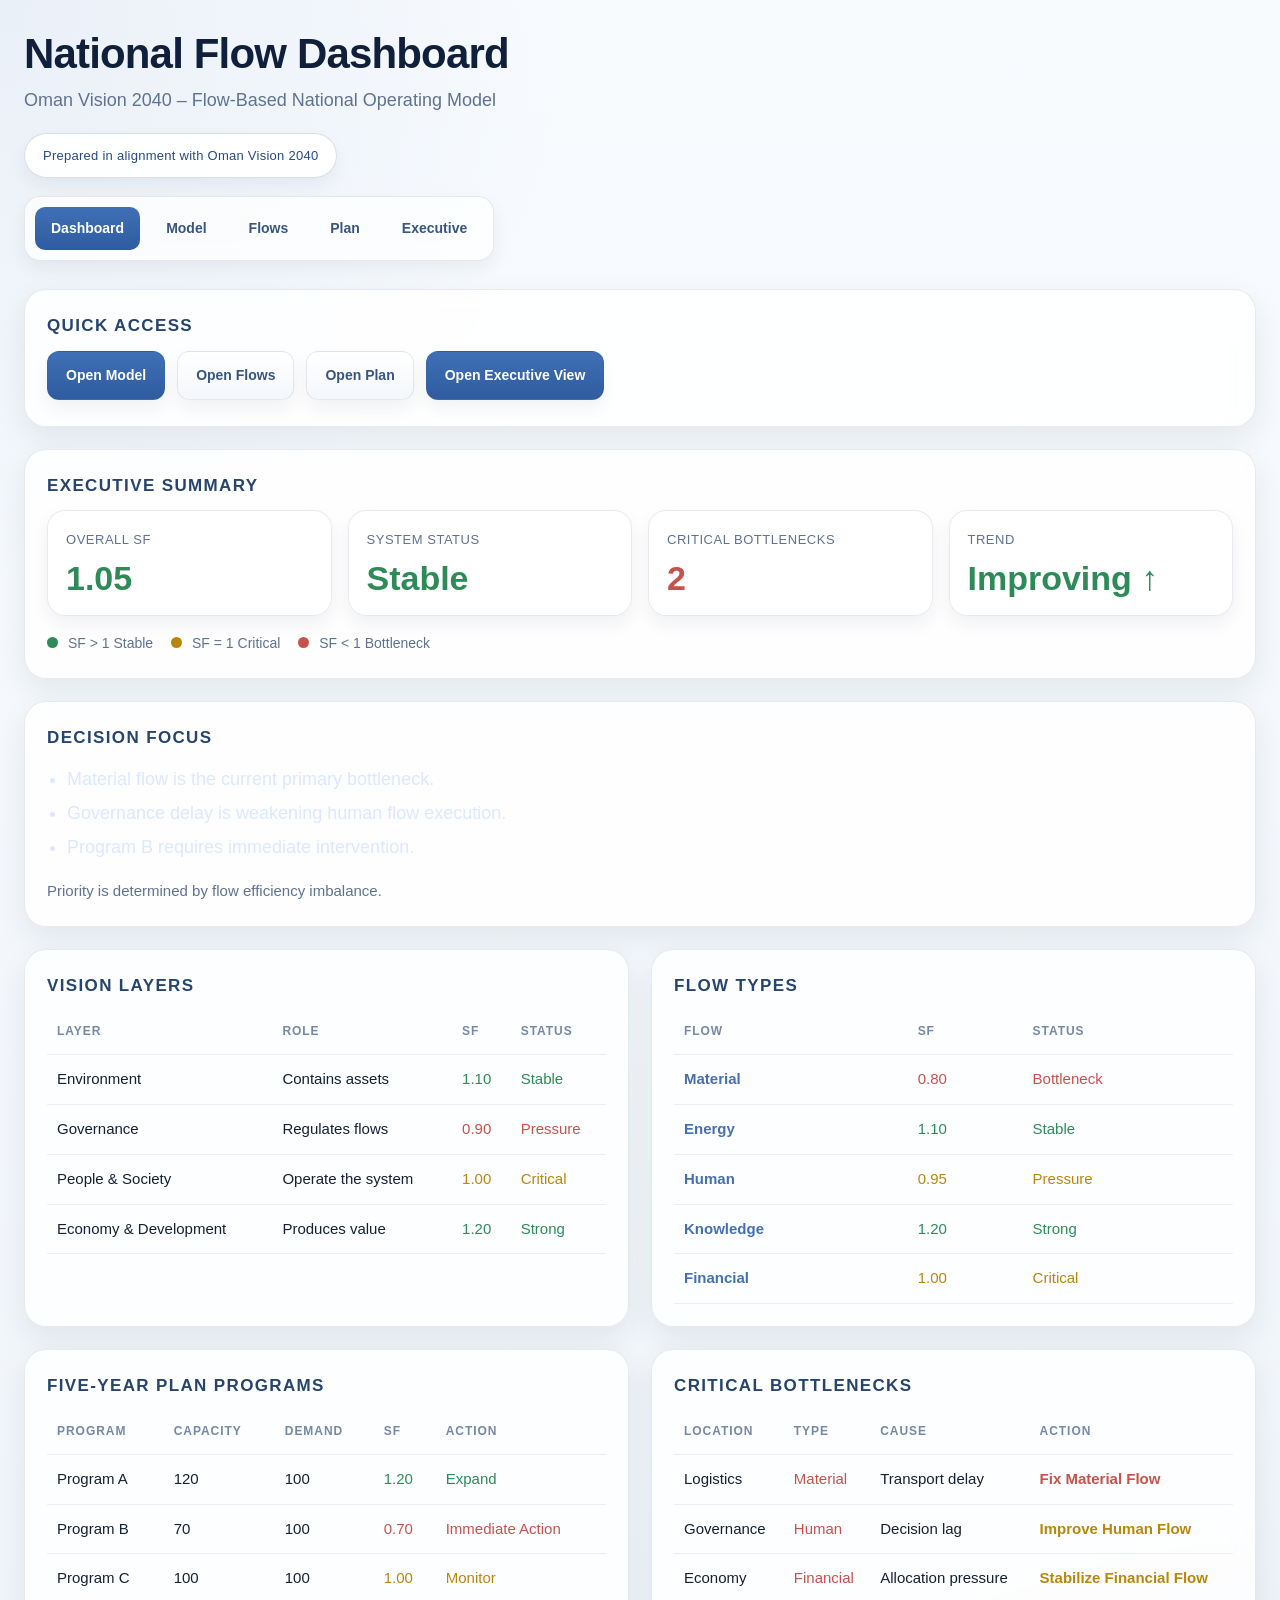
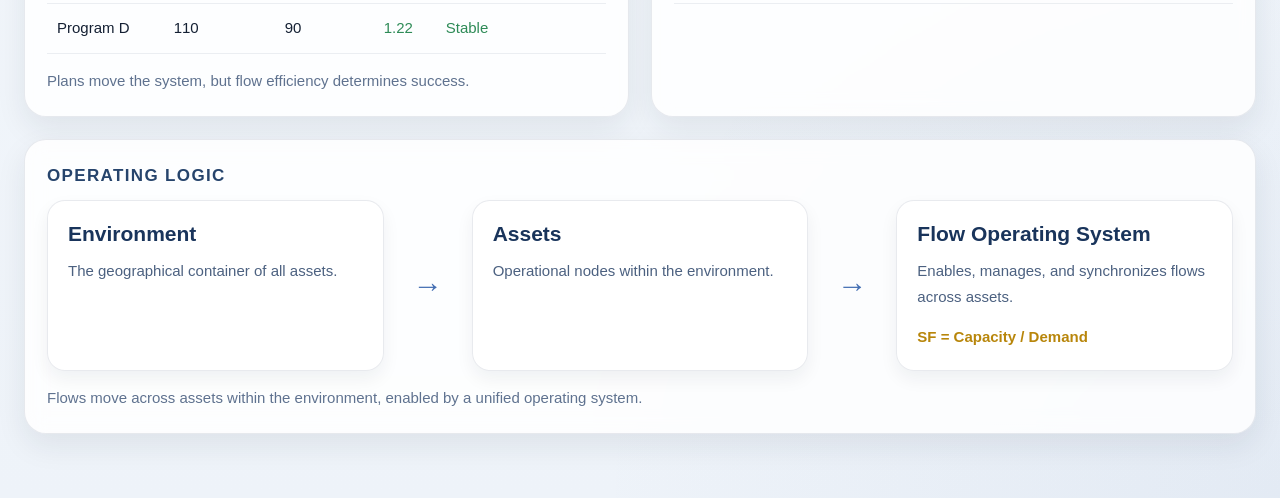
<file: index.html>
<!DOCTYPE html>
<html lang="en">
<head>
  <meta charset="UTF-8" />
  <meta name="viewport" content="width=device-width, initial-scale=1.0" />
  <title>National Flow Dashboard</title>
  <link rel="stylesheet" href="assets/css/style.css" />
</head>
<body>
  <div class="container">
    <header class="header">
      <div>
        <h1 class="title">National Flow Dashboard</h1>
        <p class="subtitle">Oman Vision 2040 – Flow-Based National Operating Model</p>
      </div>
      <div class="badge">Prepared in alignment with Oman Vision 2040</div>

      <nav class="navbar">
        <a href="index.html" class="nav-link active">Dashboard</a>
        <a href="model.html" class="nav-link">Model</a>
        <a href="flows.html" class="nav-link">Flows</a>
        <a href="plan.html" class="nav-link">Plan</a>
        <a href="executive.html" class="nav-link">Executive</a>
      </nav>
    </header>

    <section class="panel">
      <h2>Quick Access</h2>
      <div class="action-buttons">
        <a href="model.html" class="action-btn">Open Model</a>
        <a href="flows.html" class="action-btn secondary">Open Flows</a>
        <a href="plan.html" class="action-btn secondary">Open Plan</a>
        <a href="executive.html" class="action-btn">Open Executive View</a>
      </div>
    </section>

    <section class="panel">
      <h2>Executive Summary</h2>
      <div class="metrics-grid">
        <div class="metric-card">
          <span class="metric-label">Overall SF</span>
          <span class="metric-value green">1.05</span>
        </div>
        <div class="metric-card">
          <span class="metric-label">System Status</span>
          <span class="metric-value green">Stable</span>
        </div>
        <div class="metric-card">
          <span class="metric-label">Critical Bottlenecks</span>
          <span class="metric-value red">2</span>
        </div>
        <div class="metric-card">
          <span class="metric-label">Trend</span>
          <span class="metric-value green">Improving ↑</span>
        </div>
      </div>
      <div class="legend">
        <span><i class="dot green-bg"></i> SF &gt; 1 Stable</span>
        <span><i class="dot yellow-bg"></i> SF = 1 Critical</span>
        <span><i class="dot red-bg"></i> SF &lt; 1 Bottleneck</span>
      </div>
    </section>

    <section class="panel">
      <h2>Decision Focus</h2>
      <ul style="line-height:1.9; color:#dce8ff; font-size:18px; margin:0; padding-left:20px;">
        <li>Material flow is the current primary bottleneck.</li>
        <li>Governance delay is weakening human flow execution.</li>
        <li>Program B requires immediate intervention.</li>
      </ul>
      <p class="panel-note">Priority is determined by flow efficiency imbalance.</p>
    </section>

    <div class="two-col">
      <section class="panel">
        <h2>Vision Layers</h2>
        <table>
          <thead>
            <tr>
              <th>Layer</th>
              <th>Role</th>
              <th>SF</th>
              <th>Status</th>
            </tr>
          </thead>
          <tbody>
            <tr>
              <td>Environment</td>
              <td>Contains assets</td>
              <td class="green">1.10</td>
              <td class="green">Stable</td>
            </tr>
            <tr>
              <td>Governance</td>
              <td>Regulates flows</td>
              <td class="red">0.90</td>
              <td class="red">Pressure</td>
            </tr>
            <tr>
              <td>People &amp; Society</td>
              <td>Operate the system</td>
              <td class="yellow">1.00</td>
              <td class="yellow">Critical</td>
            </tr>
            <tr>
              <td>Economy &amp; Development</td>
              <td>Produces value</td>
              <td class="green">1.20</td>
              <td class="green">Strong</td>
            </tr>
          </tbody>
        </table>
      </section>

      <section class="panel">
        <h2>Flow Types</h2>
        <table>
          <thead>
            <tr>
              <th>Flow</th>
              <th>SF</th>
              <th>Status</th>
            </tr>
          </thead>
          <tbody>
            <tr>
              <td><a href="flows.html#material" class="flow-link">Material</a></td>
              <td class="red">0.80</td>
              <td class="red">Bottleneck</td>
            </tr>
            <tr>
              <td><a href="flows.html#energy" class="flow-link">Energy</a></td>
              <td class="green">1.10</td>
              <td class="green">Stable</td>
            </tr>
            <tr>
              <td><a href="flows.html#human" class="flow-link">Human</a></td>
              <td class="yellow">0.95</td>
              <td class="yellow">Pressure</td>
            </tr>
            <tr>
              <td><a href="flows.html#knowledge" class="flow-link">Knowledge</a></td>
              <td class="green">1.20</td>
              <td class="green">Strong</td>
            </tr>
            <tr>
              <td><a href="flows.html#financial" class="flow-link">Financial</a></td>
              <td class="yellow">1.00</td>
              <td class="yellow">Critical</td>
            </tr>
          </tbody>
        </table>
      </section>
    </div>

    <div class="two-col">
      <section class="panel">
        <h2>Five-Year Plan Programs</h2>
        <table>
          <thead>
            <tr>
              <th>Program</th>
              <th>Capacity</th>
              <th>Demand</th>
              <th>SF</th>
              <th>Action</th>
            </tr>
          </thead>
          <tbody>
            <tr>
              <td>Program A</td>
              <td>120</td>
              <td>100</td>
              <td class="green">1.20</td>
              <td class="green">Expand</td>
            </tr>
            <tr>
              <td>Program B</td>
              <td>70</td>
              <td>100</td>
              <td class="red">0.70</td>
              <td class="red">Immediate Action</td>
            </tr>
            <tr>
              <td>Program C</td>
              <td>100</td>
              <td>100</td>
              <td class="yellow">1.00</td>
              <td class="yellow">Monitor</td>
            </tr>
            <tr>
              <td>Program D</td>
              <td>110</td>
              <td>90</td>
              <td class="green">1.22</td>
              <td class="green">Stable</td>
            </tr>
          </tbody>
        </table>
        <p class="panel-note">Plans move the system, but flow efficiency determines success.</p>
      </section>

      <section class="panel">
        <h2>Critical Bottlenecks</h2>
        <table>
          <thead>
            <tr>
              <th>Location</th>
              <th>Type</th>
              <th>Cause</th>
              <th>Action</th>
            </tr>
          </thead>
          <tbody>
            <tr>
              <td>Logistics</td>
              <td class="red">Material</td>
              <td>Transport delay</td>
              <td><a href="flows.html#material" class="action-link red">Fix Material Flow</a></td>
            </tr>
            <tr>
              <td>Governance</td>
              <td class="red">Human</td>
              <td>Decision lag</td>
              <td><a href="flows.html#human" class="action-link yellow">Improve Human Flow</a></td>
            </tr>
            <tr>
              <td>Economy</td>
              <td class="red">Financial</td>
              <td>Allocation pressure</td>
              <td><a href="flows.html#financial" class="action-link yellow">Stabilize Financial Flow</a></td>
            </tr>
          </tbody>
        </table>
      </section>
    </div>

    <section class="panel">
      <h2>Operating Logic</h2>
      <div class="logic-grid">
        <div class="logic-card">
          <h3>Environment</h3>
          <p>The geographical container of all assets.</p>
        </div>
        <div class="logic-arrow">→</div>
        <div class="logic-card">
          <h3>Assets</h3>
          <p>Operational nodes within the environment.</p>
        </div>
        <div class="logic-arrow">→</div>
        <div class="logic-card">
          <h3>Flow Operating System</h3>
          <p>Enables, manages, and synchronizes flows across assets.</p>
          <p class="sf-note">SF = Capacity / Demand</p>
        </div>
      </div>
      <p class="panel-note">Flows move across assets within the environment, enabled by a unified operating system.</p>
    </section>
  </div>
</body>
</html>
</file>
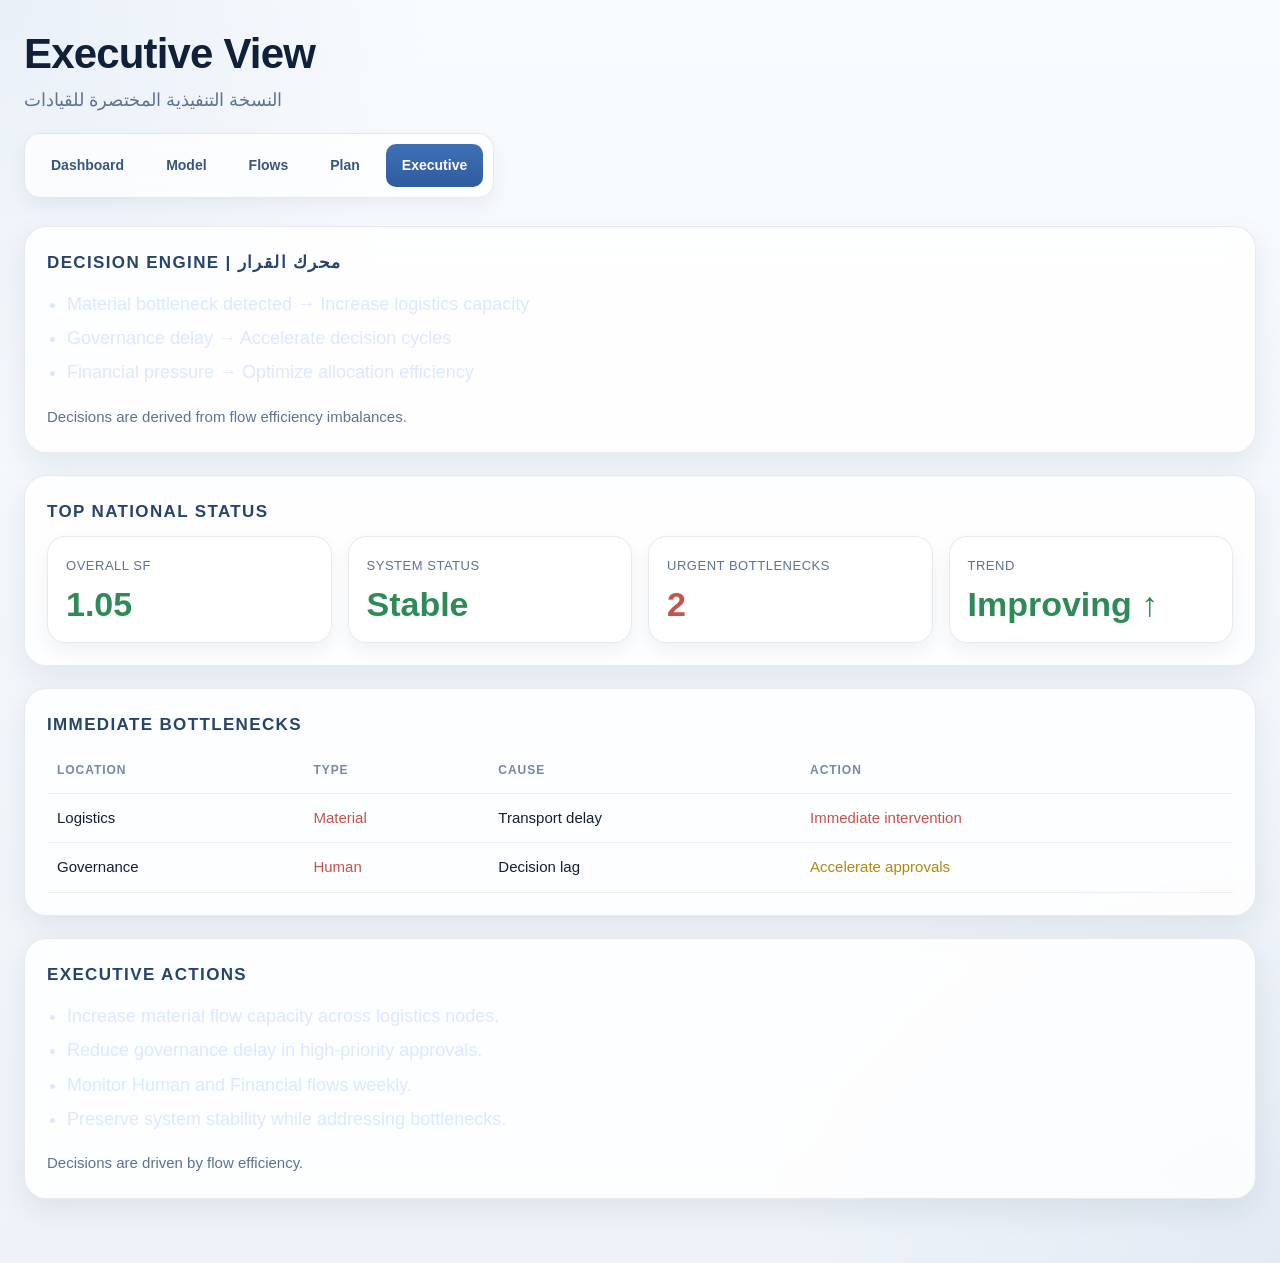
<file: executive.html>
<!DOCTYPE html>
<html lang="en">
<head>
  <meta charset="UTF-8" />
  <meta name="viewport" content="width=device-width, initial-scale=1.0" />
  <title>Executive View</title>
  <link rel="stylesheet" href="assets/css/style.css" />
</head>
<body>
  <div class="container">
    <header class="header">
      <div>
        <h1 class="title">Executive View</h1>
        <p class="subtitle">النسخة التنفيذية المختصرة للقيادات</p>
      </div>

      <nav class="navbar">
  <a href="index.html" class="nav-link">Dashboard</a>
  <a href="model.html" class="nav-link">Model</a>
  <a href="flows.html" class="nav-link">Flows</a>
  <a href="plan.html" class="nav-link">Plan</a>
  <a href="executive.html" class="nav-link active">Executive</a>
</nav>
    </header>

    <section class="panel">
      <h2>Decision Engine | محرك القرار</h2>
      <ul style="line-height:1.9; color:#dce8ff; font-size:18px; margin:0; padding-left:20px;">
        <li>Material bottleneck detected → Increase logistics capacity</li>
        <li>Governance delay → Accelerate decision cycles</li>
        <li>Financial pressure → Optimize allocation efficiency</li>
      </ul>
      <p class="panel-note">Decisions are derived from flow efficiency imbalances.</p>
    </section>

    <section class="panel">
      <h2>Top National Status</h2>
      <div class="metrics-grid">
        <div class="metric-card">
          <span class="metric-label">Overall SF</span>
          <span class="metric-value green">1.05</span>
        </div>
        <div class="metric-card">
          <span class="metric-label">System Status</span>
          <span class="metric-value green">Stable</span>
        </div>
        <div class="metric-card">
          <span class="metric-label">Urgent Bottlenecks</span>
          <span class="metric-value red">2</span>
        </div>
        <div class="metric-card">
          <span class="metric-label">Trend</span>
          <span class="metric-value green">Improving ↑</span>
        </div>
      </div>
    </section>

    <section class="panel">
      <h2>Immediate Bottlenecks</h2>
      <table>
        <thead>
          <tr>
            <th>Location</th>
            <th>Type</th>
            <th>Cause</th>
            <th>Action</th>
          </tr>
        </thead>
        <tbody>
          <tr>
            <td>Logistics</td>
            <td class="red">Material</td>
            <td>Transport delay</td>
            <td class="red">Immediate intervention</td>
          </tr>
          <tr>
            <td>Governance</td>
            <td class="red">Human</td>
            <td>Decision lag</td>
            <td class="yellow">Accelerate approvals</td>
          </tr>
        </tbody>
      </table>
    </section>

    <section class="panel">
      <h2>Executive Actions</h2>
      <ul style="line-height:1.9; color:#dce8ff; font-size:18px; margin:0; padding-left:20px;">
        <li>Increase material flow capacity across logistics nodes.</li>
        <li>Reduce governance delay in high-priority approvals.</li>
        <li>Monitor Human and Financial flows weekly.</li>
        <li>Preserve system stability while addressing bottlenecks.</li>
      </ul>
      <p class="panel-note">Decisions are driven by flow efficiency.</p>
    </section>
  </div>
</body>
</html>
</file>
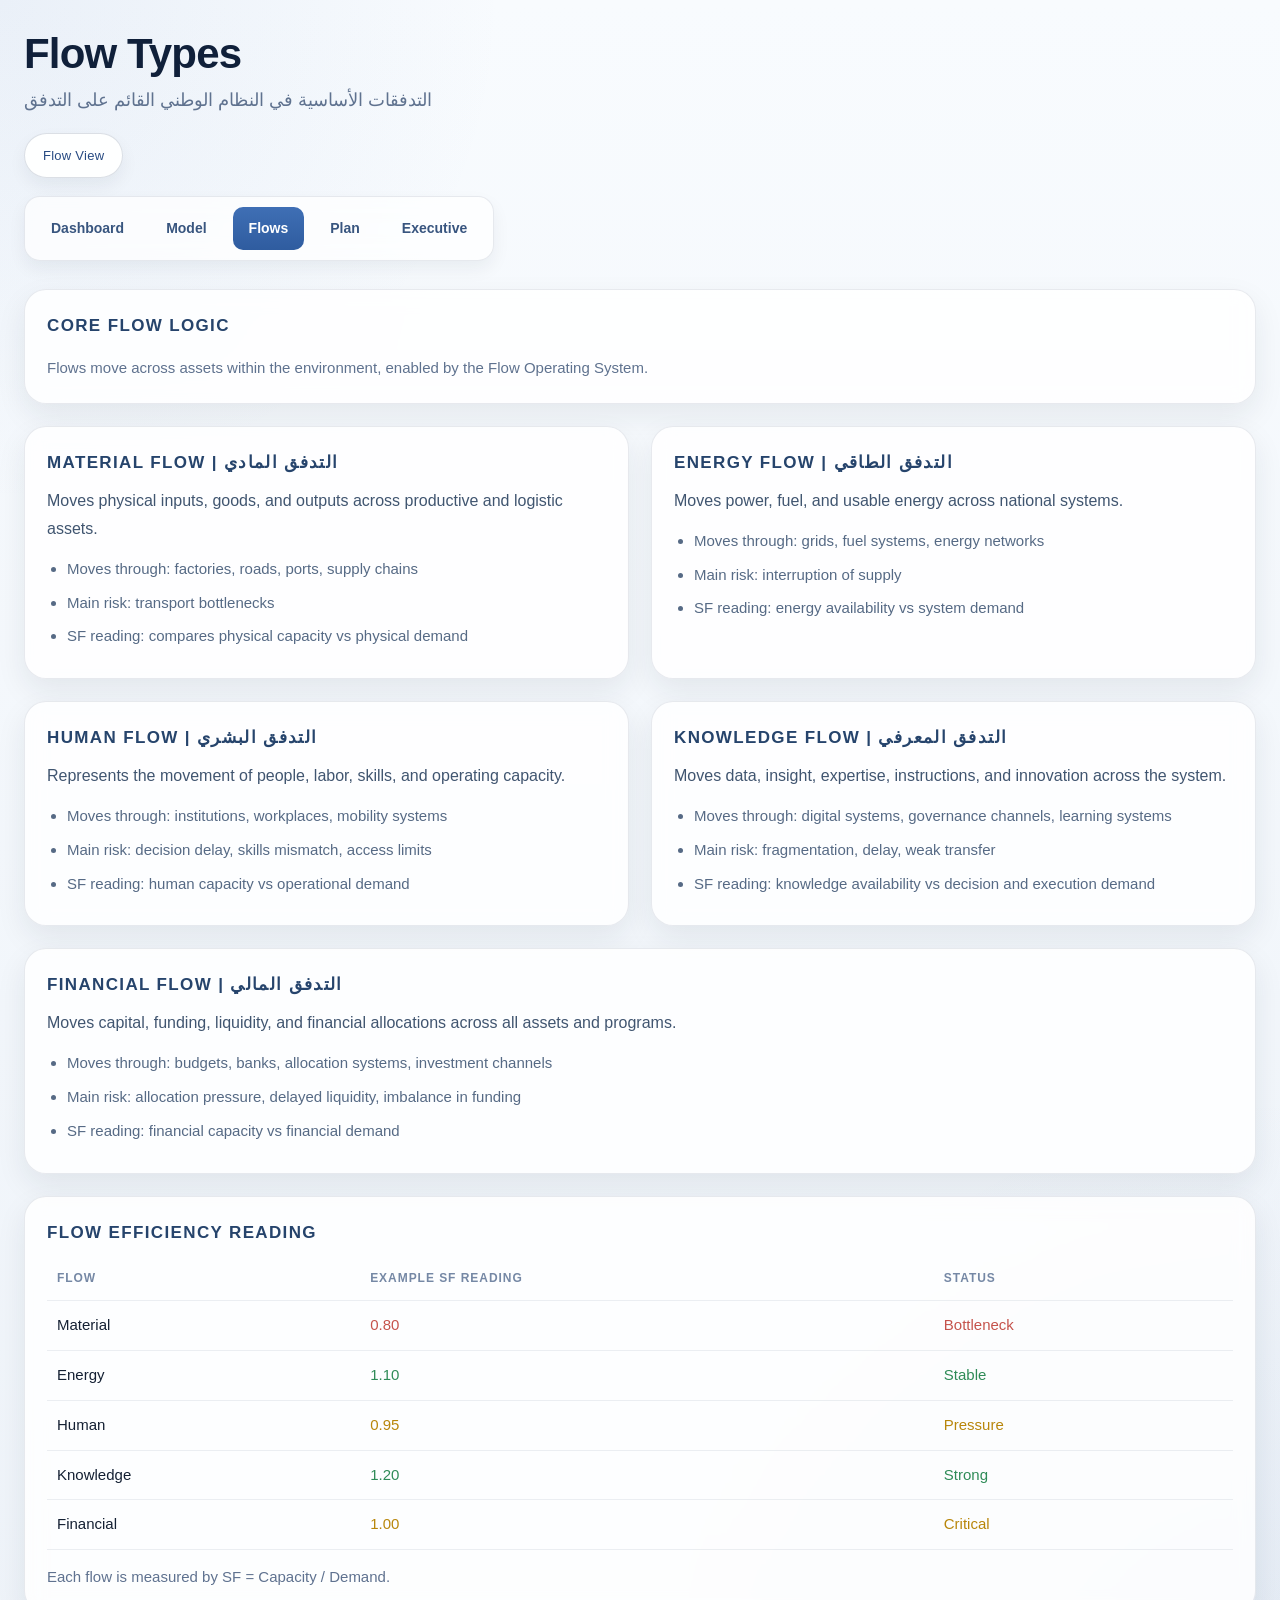
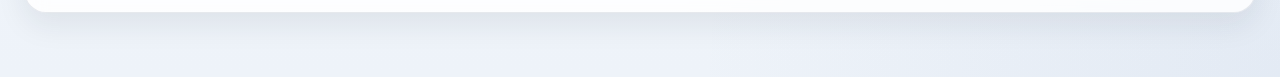
<file: flows.html>
<!DOCTYPE html>
<html lang="en">
<head>
  <meta charset="UTF-8" />
  <meta name="viewport" content="width=device-width, initial-scale=1.0" />
  <title>Flow Types</title>
  <link rel="stylesheet" href="assets/css/style.css" />
</head>
<body>
  <div class="container">
    <header class="header">
      <div>
        <h1 class="title">Flow Types</h1>
        <p class="subtitle">التدفقات الأساسية في النظام الوطني القائم على التدفق</p>
      </div>
      <div class="badge">Flow View</div>

      <nav class="navbar">
  <a href="index.html" class="nav-link">Dashboard</a>
  <a href="model.html" class="nav-link">Model</a>
  <a href="flows.html" class="nav-link active">Flows</a>
  <a href="plan.html" class="nav-link">Plan</a>
  <a href="executive.html" class="nav-link">Executive</a>
</nav>
    </header>

    <section class="panel">
      <h2>Core Flow Logic</h2>
      <p class="panel-note">
        Flows move across assets within the environment, enabled by the Flow Operating System.
      </p>
    </section>

    <div class="two-col">
      <section class="panel" id="material">
        <h2>Material Flow | التدفق المادي</h2>
        <p class="flow-desc">Moves physical inputs, goods, and outputs across productive and logistic assets.</p>
        <ul class="flow-list">
          <li>Moves through: factories, roads, ports, supply chains</li>
          <li>Main risk: transport bottlenecks</li>
          <li>SF reading: compares physical capacity vs physical demand</li>
        </ul>
      </section>

      <section class="panel" id="energy">
        <h2>Energy Flow | التدفق الطاقي</h2>
        <p class="flow-desc">Moves power, fuel, and usable energy across national systems.</p>
        <ul class="flow-list">
          <li>Moves through: grids, fuel systems, energy networks</li>
          <li>Main risk: interruption of supply</li>
          <li>SF reading: energy availability vs system demand</li>
        </ul>
      </section>
    </div>

    <div class="two-col">
      <section class="panel" id="human">
        <h2>Human Flow | التدفق البشري</h2>
        <p class="flow-desc">Represents the movement of people, labor, skills, and operating capacity.</p>
        <ul class="flow-list">
          <li>Moves through: institutions, workplaces, mobility systems</li>
          <li>Main risk: decision delay, skills mismatch, access limits</li>
          <li>SF reading: human capacity vs operational demand</li>
        </ul>
      </section>

      <section class="panel" id="knowledge">
        <h2>Knowledge Flow | التدفق المعرفي</h2>
        <p class="flow-desc">Moves data, insight, expertise, instructions, and innovation across the system.</p>
        <ul class="flow-list">
          <li>Moves through: digital systems, governance channels, learning systems</li>
          <li>Main risk: fragmentation, delay, weak transfer</li>
          <li>SF reading: knowledge availability vs decision and execution demand</li>
        </ul>
      </section>
    </div>

    <section class="panel" id="financial">
      <h2>Financial Flow | التدفق المالي</h2>
      <p class="flow-desc">Moves capital, funding, liquidity, and financial allocations across all assets and programs.</p>
      <ul class="flow-list">
        <li>Moves through: budgets, banks, allocation systems, investment channels</li>
        <li>Main risk: allocation pressure, delayed liquidity, imbalance in funding</li>
        <li>SF reading: financial capacity vs financial demand</li>
      </ul>
    </section>

    <section class="panel">
      <h2>Flow Efficiency Reading</h2>
      <table>
        <thead>
          <tr>
            <th>Flow</th>
            <th>Example SF Reading</th>
            <th>Status</th>
          </tr>
        </thead>
        <tbody>
          <tr>
            <td>Material</td>
            <td class="red">0.80</td>
            <td class="red">Bottleneck</td>
          </tr>
          <tr>
            <td>Energy</td>
            <td class="green">1.10</td>
            <td class="green">Stable</td>
          </tr>
          <tr>
            <td>Human</td>
            <td class="yellow">0.95</td>
            <td class="yellow">Pressure</td>
          </tr>
          <tr>
            <td>Knowledge</td>
            <td class="green">1.20</td>
            <td class="green">Strong</td>
          </tr>
          <tr>
            <td>Financial</td>
            <td class="yellow">1.00</td>
            <td class="yellow">Critical</td>
          </tr>
        </tbody>
      </table>
      <p class="panel-note">Each flow is measured by SF = Capacity / Demand.</p>
    </section>
  </div>
</body>
</html>
</file>
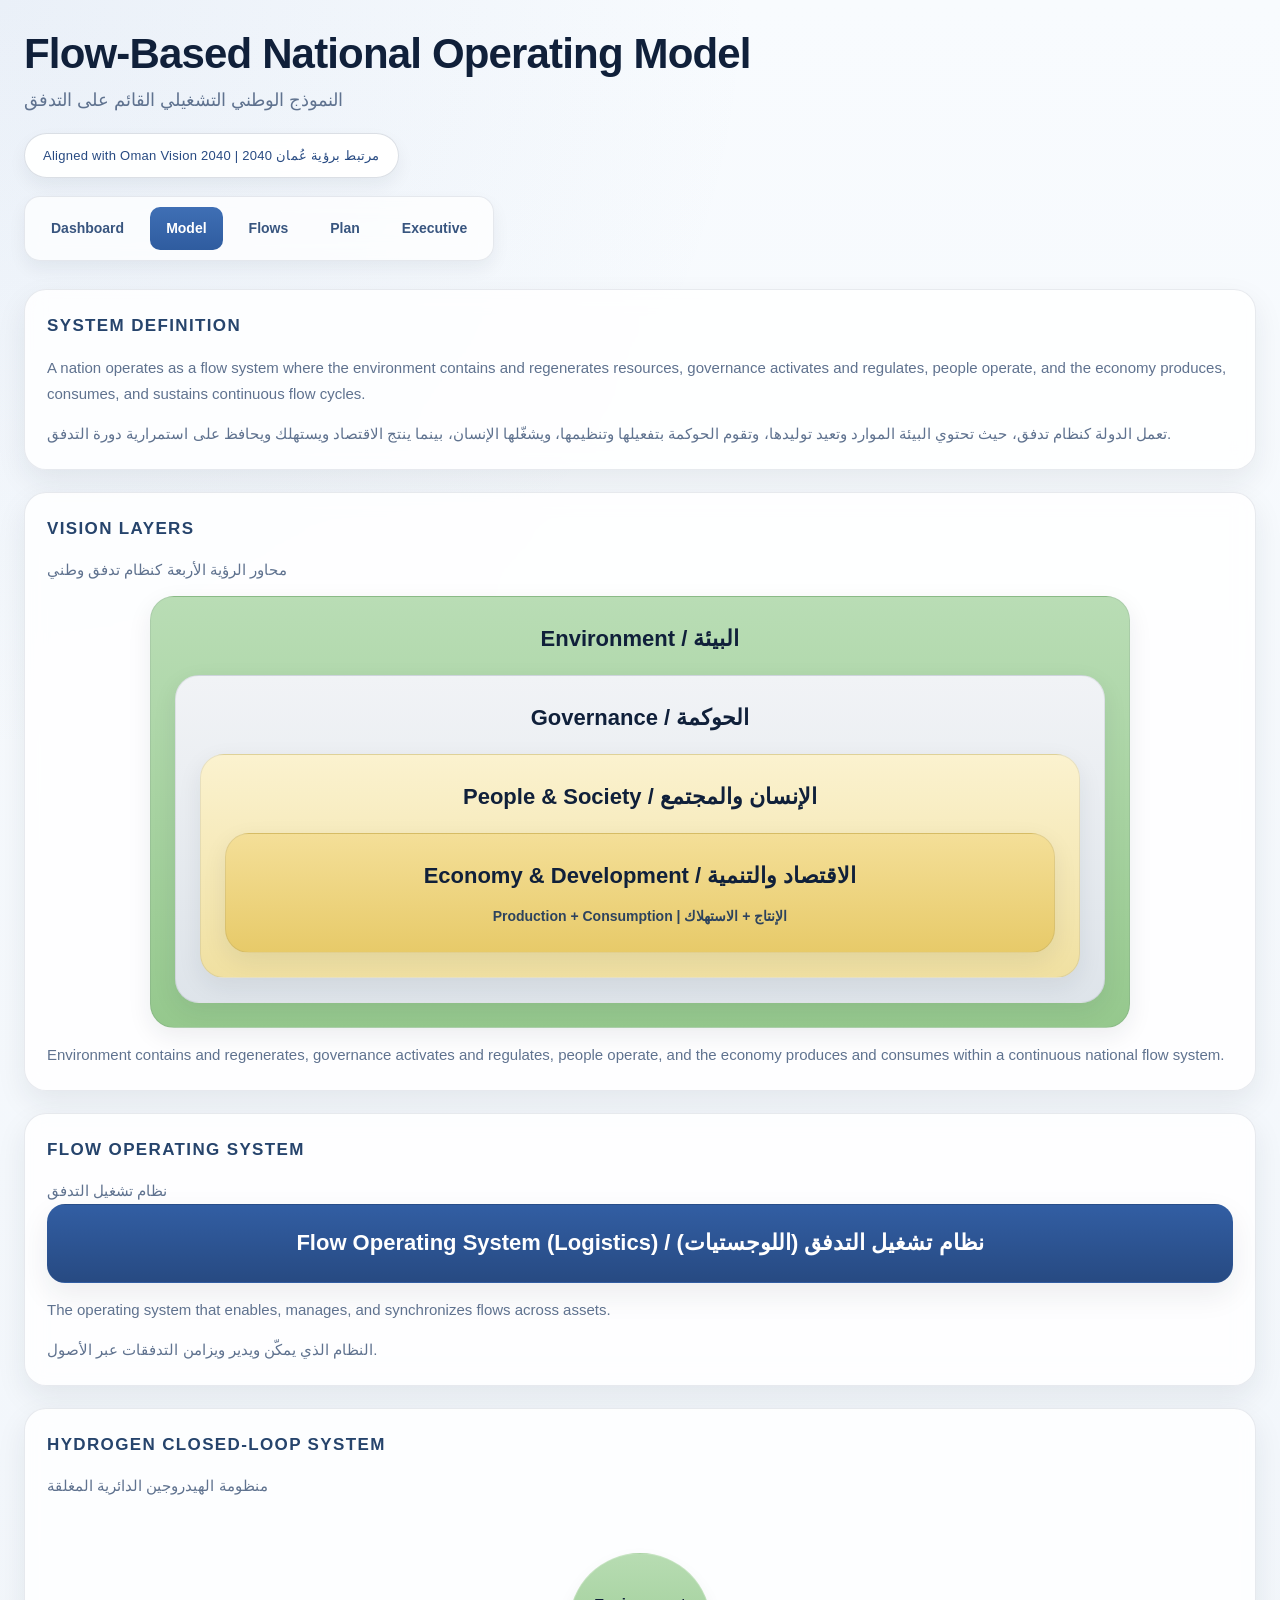
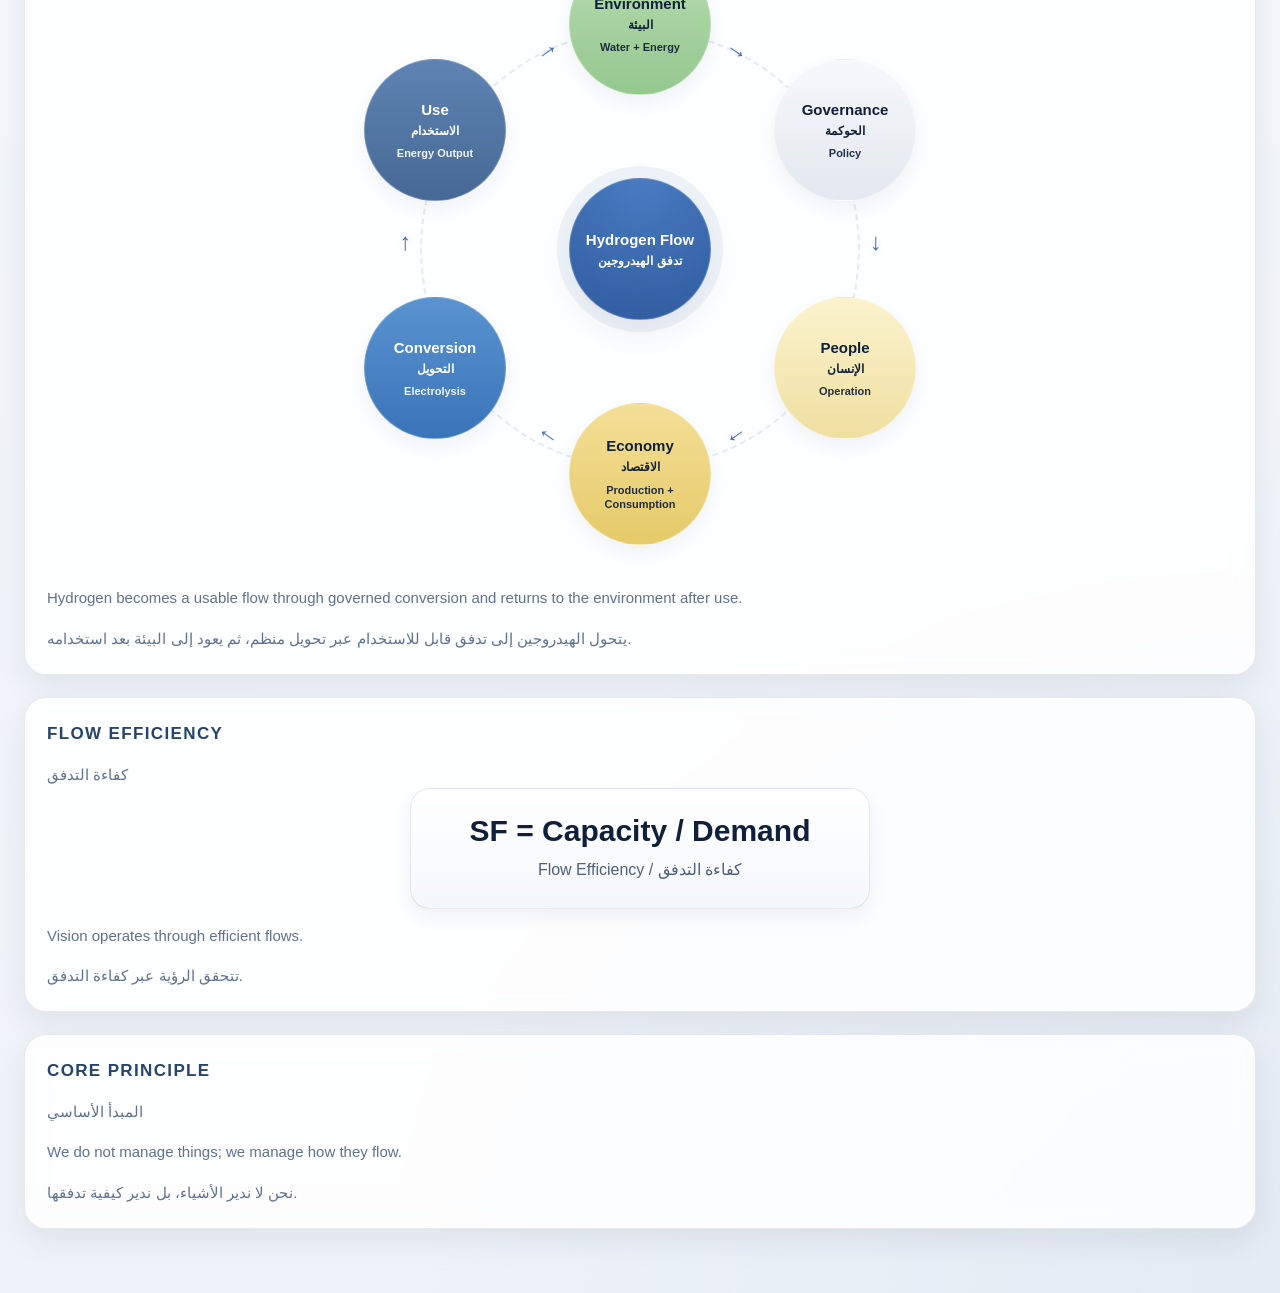
<file: model.html>
<!DOCTYPE html>
<html lang="en">
<head>
  <meta charset="UTF-8" />
  <meta name="viewport" content="width=device-width, initial-scale=1.0" />
  <title>Flow-Based National Operating Model</title>
  <link rel="stylesheet" href="assets/css/style.css" />
</head>
<body>
  <div class="container">
    <header class="header">
      <div>
        <h1 class="title">Flow-Based National Operating Model</h1>
        <p class="subtitle">النموذج الوطني التشغيلي القائم على التدفق</p>
      </div>

      <div class="badge">Aligned with Oman Vision 2040 | مرتبط برؤية عُمان 2040</div>

      <nav class="navbar">
        <a href="index.html" class="nav-link">Dashboard</a>
        <a href="model.html" class="nav-link active">Model</a>
        <a href="flows.html" class="nav-link">Flows</a>
        <a href="plan.html" class="nav-link">Plan</a>
        <a href="executive.html" class="nav-link">Executive</a>
      </nav>
    </header>

    <section class="panel">
      <h2>System Definition</h2>
      <p class="panel-note">
        A nation operates as a flow system where the environment contains and regenerates resources,
        governance activates and regulates, people operate, and the economy produces, consumes,
        and sustains continuous flow cycles.
      </p>
      <p class="panel-note">
        تعمل الدولة كنظام تدفق، حيث تحتوي البيئة الموارد وتعيد توليدها، وتقوم الحوكمة بتفعيلها
        وتنظيمها، ويشغّلها الإنسان، بينما ينتج الاقتصاد ويستهلك ويحافظ على استمرارية دورة التدفق.
      </p>
    </section>

    <section class="panel">
      <h2>Vision Layers</h2>
      <p class="panel-note section-subtitle">محاور الرؤية الأربعة كنظام تدفق وطني</p>

      <div class="nested-model">
        <div class="layer environment">
          Environment / البيئة
          <div class="layer governance">
            Governance / الحوكمة
            <div class="layer people">
              People &amp; Society / الإنسان والمجتمع
              <div class="layer economy">
                Economy &amp; Development / الاقتصاد والتنمية
                <div class="layer-note">Production + Consumption | الإنتاج + الاستهلاك</div>
              </div>
            </div>
          </div>
        </div>
      </div>

      <p class="panel-note">
        Environment contains and regenerates, governance activates and regulates, people operate,
        and the economy produces and consumes within a continuous national flow system.
      </p>
    </section>

    <section class="panel">
      <h2>Flow Operating System</h2>
      <p class="panel-note section-subtitle">نظام تشغيل التدفق</p>

      <div class="ops-bar">
        Flow Operating System (Logistics) / نظام تشغيل التدفق (اللوجستيات)
      </div>

      <p class="panel-note">
        The operating system that enables, manages, and synchronizes flows across assets.
      </p>
      <p class="panel-note">
        النظام الذي يمكّن ويدير ويزامن التدفقات عبر الأصول.
      </p>
    </section>

    <section class="panel">
      <h2>Hydrogen Closed-Loop System</h2>
      <p class="panel-note section-subtitle">منظومة الهيدروجين الدائرية المغلقة</p>

      <div class="circle-diagram">
        <div class="orbit orbit-1"></div>

        <div class="arrow a1">→</div>
        <div class="arrow a2">→</div>
        <div class="arrow a3">→</div>
        <div class="arrow a4">→</div>
        <div class="arrow a5">→</div>
        <div class="arrow a6">→</div>

        <div class="circle center">
          <span>Hydrogen Flow</span>
          <small>تدفق الهيدروجين</small>
        </div>

        <div class="circle c1">
          <span>Environment</span>
          <small>البيئة</small>
          <em>Water + Energy</em>
        </div>

        <div class="circle c2">
          <span>Governance</span>
          <small>الحوكمة</small>
          <em>Policy</em>
        </div>

        <div class="circle c3">
          <span>People</span>
          <small>الإنسان</small>
          <em>Operation</em>
        </div>

        <div class="circle c4">
          <span>Economy</span>
          <small>الاقتصاد</small>
          <em>Production + Consumption</em>
        </div>

        <div class="circle c5">
          <span>Conversion</span>
          <small>التحويل</small>
          <em>Electrolysis</em>
        </div>

        <div class="circle c6">
          <span>Use</span>
          <small>الاستخدام</small>
          <em>Energy Output</em>
        </div>
      </div>

      <p class="panel-note">
        Hydrogen becomes a usable flow through governed conversion and returns to the environment after use.
      </p>
      <p class="panel-note">
        يتحول الهيدروجين إلى تدفق قابل للاستخدام عبر تحويل منظم، ثم يعود إلى البيئة بعد استخدامه.
      </p>
    </section>

    <section class="panel">
      <h2>Flow Efficiency</h2>
      <p class="panel-note section-subtitle">كفاءة التدفق</p>

      <div class="sf-box">
        <div class="sf-formula">SF = Capacity / Demand</div>
        <div class="sf-text">Flow Efficiency / كفاءة التدفق</div>
      </div>

      <p class="panel-note">Vision operates through efficient flows.</p>
      <p class="panel-note">تتحقق الرؤية عبر كفاءة التدفق.</p>
    </section>

    <section class="panel">
      <h2>Core Principle</h2>
      <p class="panel-note section-subtitle">المبدأ الأساسي</p>

      <p class="panel-note">We do not manage things; we manage how they flow.</p>
      <p class="panel-note">نحن لا ندير الأشياء، بل ندير كيفية تدفقها.</p>
    </section>
  </div>
</body>
</html>
</file>
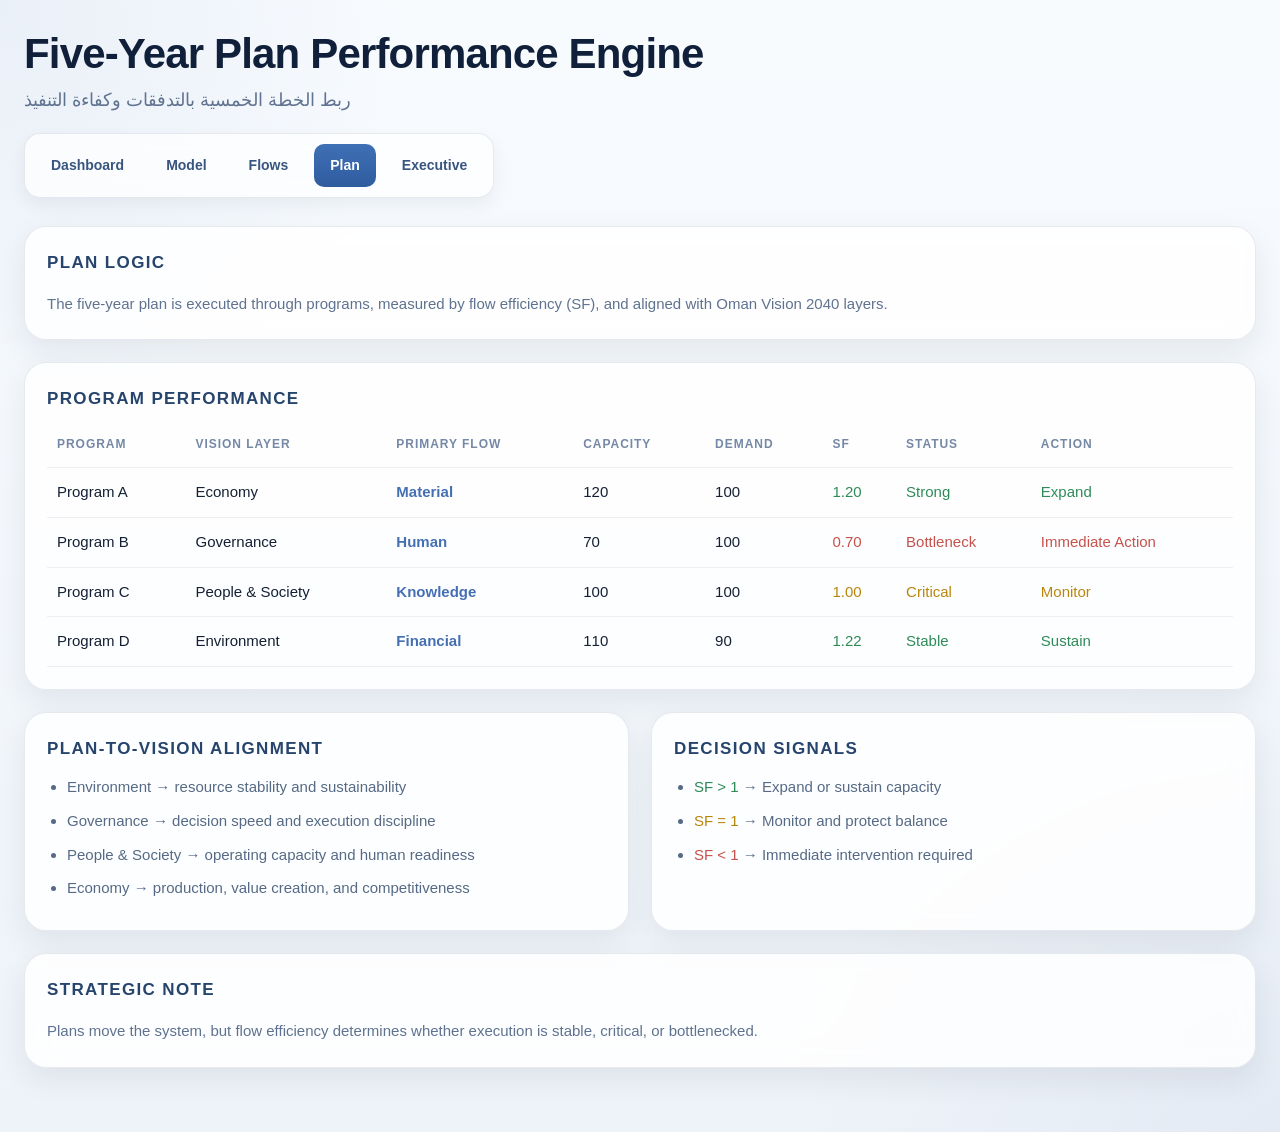
<file: plan.html>
<!DOCTYPE html>
<html lang="en">
<head>
  <meta charset="UTF-8" />
  <meta name="viewport" content="width=device-width, initial-scale=1.0" />
  <title>Five-Year Plan</title>
  <link rel="stylesheet" href="assets/css/style.css" />
</head>
<body>
  <div class="container">
    <header class="header">
      <div>
        <h1 class="title">Five-Year Plan Performance Engine</h1>
        <p class="subtitle">ربط الخطة الخمسية بالتدفقات وكفاءة التنفيذ</p>
      </div>

      <nav class="navbar">
        <a href="index.html" class="nav-link">Dashboard</a>
        <a href="model.html" class="nav-link">Model</a>
        <a href="flows.html" class="nav-link">Flows</a>
        <a href="plan.html" class="nav-link active">Plan</a>
        <a href="executive.html" class="nav-link">Executive</a>
      </nav>
    </header>

    <section class="panel">
      <h2>Plan Logic</h2>
      <p class="panel-note">
        The five-year plan is executed through programs, measured by flow efficiency (SF),
        and aligned with Oman Vision 2040 layers.
      </p>
    </section>

    <section class="panel">
      <h2>Program Performance</h2>
      <table>
        <thead>
          <tr>
            <th>Program</th>
            <th>Vision Layer</th>
            <th>Primary Flow</th>
            <th>Capacity</th>
            <th>Demand</th>
            <th>SF</th>
            <th>Status</th>
            <th>Action</th>
          </tr>
        </thead>
        <tbody>
          <tr>
            <td>Program A</td>
            <td>Economy</td>
            <td>
              <a href="flows.html#material" class="flow-link">Material</a>
            </td>
            <td>120</td>
            <td>100</td>
            <td class="green">1.20</td>
            <td class="green">Strong</td>
            <td class="green">Expand</td>
          </tr>
          <tr>
            <td>Program B</td>
            <td>Governance</td>
            <td>
              <a href="flows.html#human" class="flow-link">Human</a>
            </td>
            <td>70</td>
            <td>100</td>
            <td class="red">0.70</td>
            <td class="red">Bottleneck</td>
            <td class="red">Immediate Action</td>
          </tr>
          <tr>
            <td>Program C</td>
            <td>People &amp; Society</td>
            <td>
              <a href="flows.html#knowledge" class="flow-link">Knowledge</a>
            </td>
            <td>100</td>
            <td>100</td>
            <td class="yellow">1.00</td>
            <td class="yellow">Critical</td>
            <td class="yellow">Monitor</td>
          </tr>
          <tr>
            <td>Program D</td>
            <td>Environment</td>
            <td>
              <a href="flows.html#financial" class="flow-link">Financial</a>
            </td>
            <td>110</td>
            <td>90</td>
            <td class="green">1.22</td>
            <td class="green">Stable</td>
            <td class="green">Sustain</td>
          </tr>
        </tbody>
      </table>
    </section>

    <div class="two-col">
      <section class="panel">
        <h2>Plan-to-Vision Alignment</h2>
        <ul class="flow-list">
          <li>Environment → resource stability and sustainability</li>
          <li>Governance → decision speed and execution discipline</li>
          <li>People &amp; Society → operating capacity and human readiness</li>
          <li>Economy → production, value creation, and competitiveness</li>
        </ul>
      </section>

      <section class="panel">
        <h2>Decision Signals</h2>
        <ul class="flow-list">
          <li><span class="green">SF &gt; 1</span> → Expand or sustain capacity</li>
          <li><span class="yellow">SF = 1</span> → Monitor and protect balance</li>
          <li><span class="red">SF &lt; 1</span> → Immediate intervention required</li>
        </ul>
      </section>
    </div>

    <section class="panel">
      <h2>Strategic Note</h2>
      <p class="panel-note">
        Plans move the system, but flow efficiency determines whether execution is stable,
        critical, or bottlenecked.
      </p>
    </section>
  </div>
</body>
</html>
</file>
<file: assets/css/style.css>
:root {
  --bg: #f4f7fb;
  --bg-soft: #eef3f9;
  --surface: rgba(255, 255, 255, 0.84);
  --surface-strong: rgba(255, 255, 255, 0.94);
  --border: rgba(34, 56, 92, 0.10);
  --border-strong: rgba(34, 56, 92, 0.16);
  --text: #142033;
  --muted: #5f728f;
  --muted-2: #7588a5;
  --green: #2e8b57;
  --yellow: #b8860b;
  --red: #c5524b;
  --blue: #446fb3;
  --blue-strong: #325ea3;
  --blue-deep: #274a82;
  --shadow: 0 12px 30px rgba(20, 32, 51, 0.08);
  --shadow-soft: 0 8px 18px rgba(20, 32, 51, 0.06);
  --radius: 22px;
}

* {
  box-sizing: border-box;
}

html {
  scroll-behavior: smooth;
}

body {
  margin: 0;
  font-family: Arial, Helvetica, sans-serif;
  background:
    radial-gradient(circle at top left, rgba(68,111,179,0.08), transparent 24%),
    radial-gradient(circle at bottom right, rgba(50,94,163,0.06), transparent 28%),
    linear-gradient(180deg, #f8fbfe 0%, #eef3f9 100%);
  color: var(--text);
  line-height: 1.65;
}

.container {
  max-width: 1320px;
  margin: 0 auto;
  padding: 30px 24px 42px;
}

.header {
  display: flex;
  flex-direction: column;
  gap: 18px;
  margin-bottom: 28px;
}

.title {
  margin: 0;
  font-size: 42px;
  line-height: 1.12;
  letter-spacing: -0.02em;
  font-weight: 700;
  color: #10203a;
}

.subtitle {
  margin: 10px 0 0;
  color: var(--muted);
  font-size: 18px;
  line-height: 1.55;
}

.badge {
  display: inline-block;
  width: fit-content;
  border: 1px solid var(--border-strong);
  background: var(--surface-strong);
  color: var(--blue-deep);
  padding: 11px 18px;
  border-radius: 999px;
  font-size: 13px;
  letter-spacing: 0.02em;
  box-shadow: var(--shadow-soft);
  backdrop-filter: blur(8px);
}

.panel {
  background: var(--surface);
  border: 1px solid var(--border);
  border-radius: var(--radius);
  padding: 22px;
  margin-bottom: 22px;
  box-shadow: var(--shadow);
  backdrop-filter: blur(10px);
}

.panel h2 {
  margin: 0 0 10px;
  font-size: 17px;
  text-transform: uppercase;
  letter-spacing: 0.08em;
  color: #26446c;
}

.section-subtitle {
  margin-top: -2px;
  margin-bottom: 18px;
  font-size: 15px;
  color: var(--muted);
}

.panel-note {
  margin: 14px 0 0;
  color: var(--muted);
  font-size: 15px;
  line-height: 1.75;
}

.metrics-grid {
  display: grid;
  grid-template-columns: repeat(4, 1fr);
  gap: 16px;
}

.metric-card {
  background: var(--surface-strong);
  border: 1px solid var(--border);
  border-radius: 18px;
  padding: 18px;
  box-shadow: var(--shadow-soft);
}

.metric-label {
  display: block;
  color: var(--muted);
  font-size: 13px;
  margin-bottom: 10px;
  letter-spacing: 0.04em;
  text-transform: uppercase;
}

.metric-value {
  display: block;
  font-size: 34px;
  font-weight: 700;
  line-height: 1.1;
}

.legend {
  display: flex;
  gap: 18px;
  flex-wrap: wrap;
  margin-top: 16px;
  color: var(--muted);
  font-size: 14px;
}

.dot {
  display: inline-block;
  width: 11px;
  height: 11px;
  border-radius: 50%;
  margin-right: 6px;
}

.green-bg { background: var(--green); }
.yellow-bg { background: var(--yellow); }
.red-bg { background: var(--red); }

.two-col {
  display: grid;
  grid-template-columns: 1fr 1fr;
  gap: 22px;
}

table {
  width: 100%;
  border-collapse: collapse;
  font-size: 15px;
}

th,
td {
  text-align: left;
  padding: 12px 10px;
  border-bottom: 1px solid rgba(34, 56, 92, 0.08);
  vertical-align: top;
}

th {
  color: var(--muted-2);
  font-size: 12px;
  text-transform: uppercase;
  letter-spacing: 0.08em;
  font-weight: 700;
}

tbody tr:hover {
  background: rgba(68,111,179,0.03);
}

.green { color: var(--green); }
.yellow { color: var(--yellow); }
.red { color: var(--red); }

.logic-grid {
  display: grid;
  grid-template-columns: 1fr 60px 1fr 60px 1fr;
  align-items: stretch;
  gap: 14px;
}

.logic-card {
  background: var(--surface-strong);
  border: 1px solid var(--border);
  border-radius: 18px;
  padding: 20px;
  min-height: 165px;
  box-shadow: var(--shadow-soft);
}

.logic-card h3 {
  margin: 0 0 12px;
  font-size: 21px;
  line-height: 1.2;
  color: #19345b;
}

.logic-card p {
  margin: 0;
  color: #4c6180;
  font-size: 15px;
  line-height: 1.72;
}

.logic-arrow {
  display: flex;
  align-items: center;
  justify-content: center;
  font-size: 30px;
  color: var(--blue);
  font-weight: 700;
}

.sf-note {
  margin-top: 14px !important;
  color: var(--yellow) !important;
  font-weight: 700;
}

/* ===== MODEL PAGE STYLES ===== */

.nested-model {
  display: flex;
  justify-content: center;
  margin-top: 12px;
}

.layer {
  border: 1px solid rgba(16, 32, 58, 0.08);
  border-radius: 24px;
  padding: 24px;
  text-align: center;
  font-size: 22px;
  font-weight: 700;
  box-shadow: 0 8px 24px rgba(20, 32, 51, 0.08);
}

.environment {
  background: linear-gradient(180deg, #b9ddb5, #95c88d);
  color: #10203a;
  width: 100%;
  max-width: 980px;
}

.governance {
  background: linear-gradient(180deg, #f1f3f6, #dee4ea);
  color: #10203a;
  margin-top: 18px;
}

.people {
  background: linear-gradient(180deg, #fbf2cf, #f0e0a1);
  color: #10203a;
  margin-top: 18px;
}

.economy {
  background: linear-gradient(180deg, #f4df98, #e7ca69);
  color: #10203a;
  margin-top: 18px;
}

.layer-note {
  margin-top: 10px;
  font-size: 14px;
  font-weight: 700;
  color: #19345b;
  opacity: 0.9;
}

.ops-bar {
  background: linear-gradient(180deg, var(--blue-strong), var(--blue-deep));
  border: 1px solid rgba(50,94,163,0.18);
  border-radius: 18px;
  padding: 20px;
  text-align: center;
  font-size: 22px;
  font-weight: 700;
  color: #ffffff;
  box-shadow: var(--shadow);
}

.flow-band {
  display: grid;
  grid-template-columns: repeat(5, 1fr);
  gap: 14px;
}

.flow-item {
  background: linear-gradient(180deg, #ffffff, #f2f6fb);
  color: #10203a;
  border: 1px solid rgba(68,111,179,0.14);
  border-radius: 18px;
  padding: 18px 12px;
  text-align: center;
  font-size: 17px;
  font-weight: 700;
  box-shadow: var(--shadow-soft);
}

.sf-box {
  max-width: 460px;
  margin: 0 auto;
  background: linear-gradient(180deg, #ffffff, #f4f7fb);
  color: #10203a;
  border: 1px solid rgba(34,56,92,0.10);
  border-radius: 20px;
  padding: 24px;
  text-align: center;
  box-shadow: var(--shadow-soft);
}

.sf-formula {
  font-size: 30px;
  font-weight: 800;
  margin-bottom: 8px;
  line-height: 1.2;
}

.sf-text {
  font-size: 16px;
  color: #4e607c;
}

/* ===== NAVBAR ===== */

.navbar {
  display: flex;
  gap: 10px;
  flex-wrap: wrap;
  background: rgba(255,255,255,0.72);
  border: 1px solid var(--border);
  border-radius: 16px;
  padding: 10px;
  width: fit-content;
  box-shadow: var(--shadow-soft);
  backdrop-filter: blur(10px);
}

.nav-link {
  text-decoration: none;
  color: #38557f;
  background: transparent;
  padding: 10px 16px;
  border-radius: 10px;
  font-size: 14px;
  font-weight: 600;
  transition: 0.2s ease;
}

.nav-link:hover {
  background: rgba(68,111,179,0.08);
}

.nav-link.active {
  background: linear-gradient(180deg, #3f6fb5, #2f5c9f);
  color: #ffffff;
}

/* ===== ACTION BUTTONS ===== */

.action-buttons {
  display: flex;
  gap: 12px;
  margin-bottom: 4px;
  flex-wrap: wrap;
}

.action-btn {
  display: inline-block;
  text-decoration: none;
  background: linear-gradient(180deg, #3f6fb5, #2f5c9f);
  color: #ffffff;
  padding: 12px 18px;
  border-radius: 12px;
  font-size: 14px;
  font-weight: 700;
  border: 1px solid rgba(50,94,163,0.18);
  transition: 0.2s ease;
  box-shadow: var(--shadow-soft);
}

.action-btn:hover {
  transform: translateY(-1px);
  background: linear-gradient(180deg, #4a7bc0, #345f9f);
}

.action-btn.secondary {
  background: linear-gradient(180deg, #ffffff, #f4f7fb);
  border: 1px solid var(--border);
  color: #38557f;
}

.action-btn.secondary:hover {
  background: #edf3fa;
}

/* ===== FLOWS PAGE STYLES ===== */

.flow-desc {
  color: #405570;
  font-size: 16px;
  line-height: 1.75;
  margin: 0 0 12px;
}

.flow-list {
  margin: 0;
  padding-left: 20px;
  color: #566a85;
  font-size: 15px;
  line-height: 1.85;
}

.flow-list li {
  margin-bottom: 6px;
}

.flow-link {
  text-decoration: none;
  color: var(--blue);
  font-weight: 700;
}

.flow-link:hover {
  text-decoration: underline;
}

/* ===== ACTION LINKS ===== */

.action-link {
  text-decoration: none;
  font-weight: 700;
}

.action-link.red {
  color: var(--red);
}

.action-link.yellow {
  color: var(--yellow);
}

.action-link:hover {
  text-decoration: underline;
}

/* ===== LIFECYCLE DIAGRAM ===== */

.circle-diagram {
  position: relative;
  width: 640px;
  height: 640px;
  margin: 30px auto 16px;
}

.orbit {
  position: absolute;
  inset: 100px;
  border: 2px dashed rgba(68,111,179,0.14);
  border-radius: 50%;
}

.circle {
  position: absolute;
  width: 142px;
  height: 142px;
  border-radius: 50%;
  text-align: center;
  padding: 12px;
  display: flex;
  flex-direction: column;
  align-items: center;
  justify-content: center;
  line-height: 1.2;
  font-weight: 700;
  box-shadow: var(--shadow-soft);
  border: 1px solid rgba(255,255,255,0.22);
}

.circle span {
  display: block;
  font-size: 15px;
  font-weight: 800;
}

.circle small {
  display: block;
  font-size: 12px;
  margin-top: 5px;
  font-weight: 700;
}

.circle em {
  display: block;
  font-style: normal;
  font-size: 11px;
  margin-top: 8px;
  line-height: 1.3;
  opacity: 0.92;
}

.circle.center {
  top: 249px;
  left: 249px;
  background: radial-gradient(circle at top, #4a7bc0, #2f5c9f);
  color: #ffffff;
  box-shadow: 0 0 0 12px rgba(68,111,179,0.08), var(--shadow);
}

.c1 {
  top: 24px;
  left: 249px;
  background: linear-gradient(180deg, #b7dcb2, #94c88d);
  color: #10203a;
}

.c2 {
  top: 130px;
  left: 454px;
  background: linear-gradient(180deg, #f7f8fa, #e2e8ef);
  color: #10203a;
}

.c3 {
  top: 368px;
  left: 454px;
  background: linear-gradient(180deg, #fbf3ce, #efdfa0);
  color: #10203a;
}

.c4 {
  top: 474px;
  left: 249px;
  background: linear-gradient(180deg, #f4df97, #e5ca69);
  color: #10203a;
}

.c5 {
  top: 368px;
  left: 44px;
  background: linear-gradient(180deg, #5a93d0, #3974b8);
  color: #ffffff;
}

.c6 {
  top: 130px;
  left: 44px;
  background: linear-gradient(180deg, #5f84b3, #466894);
  color: #ffffff;
}

.arrow {
  position: absolute;
  font-size: 24px;
  font-weight: 800;
  color: var(--blue);
  text-shadow: 0 0 8px rgba(68,111,179,0.12);
}

.a1 { top: 102px; left: 405px; transform: rotate(35deg); }
.a2 { top: 295px; left: 545px; transform: rotate(90deg); }
.a3 { top: 488px; left: 405px; transform: rotate(145deg); }
.a4 { top: 488px; left: 215px; transform: rotate(215deg); }
.a5 { top: 295px; left: 72px; transform: rotate(270deg); }
.a6 { top: 102px; left: 215px; transform: rotate(325deg); }

/* ===== RESPONSIVE ===== */

@media (max-width: 980px) {
  .two-col,
  .metrics-grid,
  .logic-grid,
  .flow-band {
    grid-template-columns: 1fr;
  }

  .title {
    font-size: 34px;
  }

  .subtitle {
    font-size: 17px;
  }

  .metric-value {
    font-size: 30px;
  }

  .logic-arrow {
    transform: rotate(90deg);
    min-height: 40px;
  }

  .badge {
    white-space: normal;
  }

  .navbar {
    width: 100%;
  }

  .layer {
    font-size: 18px;
    padding: 18px;
  }

  .ops-bar {
    font-size: 20px;
  }

  .flow-item {
    font-size: 16px;
  }

  .sf-formula {
    font-size: 24px;
  }
}

@media (max-width: 760px) {
  .circle-diagram {
    width: 340px;
    height: 340px;
    margin: 28px auto 18px;
  }

  .orbit {
    inset: 42px;
  }

  .circle {
    width: 92px;
    height: 92px;
    padding: 10px;
  }

  .circle span {
    font-size: 11px;
  }

  .circle small {
    font-size: 10px;
    margin-top: 2px;
  }

  .circle em {
    font-size: 9px;
    margin-top: 4px;
  }

  .circle.center {
    top: 124px;
    left: 124px;
  }

  .c1 { top: 0; left: 124px; }
  .c2 { top: 58px; left: 248px; }
  .c3 { top: 190px; left: 248px; }
  .c4 { top: 248px; left: 124px; }
  .c5 { top: 190px; left: 0; }
  .c6 { top: 58px; left: 0; }

  .arrow {
    font-size: 20px;
  }

  .a1 { top: 36px; left: 212px; }
  .a2 { top: 136px; left: 298px; }
  .a3 { top: 252px; left: 212px; }
  .a4 { top: 252px; left: 88px; }
  .a5 { top: 136px; left: 10px; }
  .a6 { top: 36px; left: 88px; }
}
</file>
